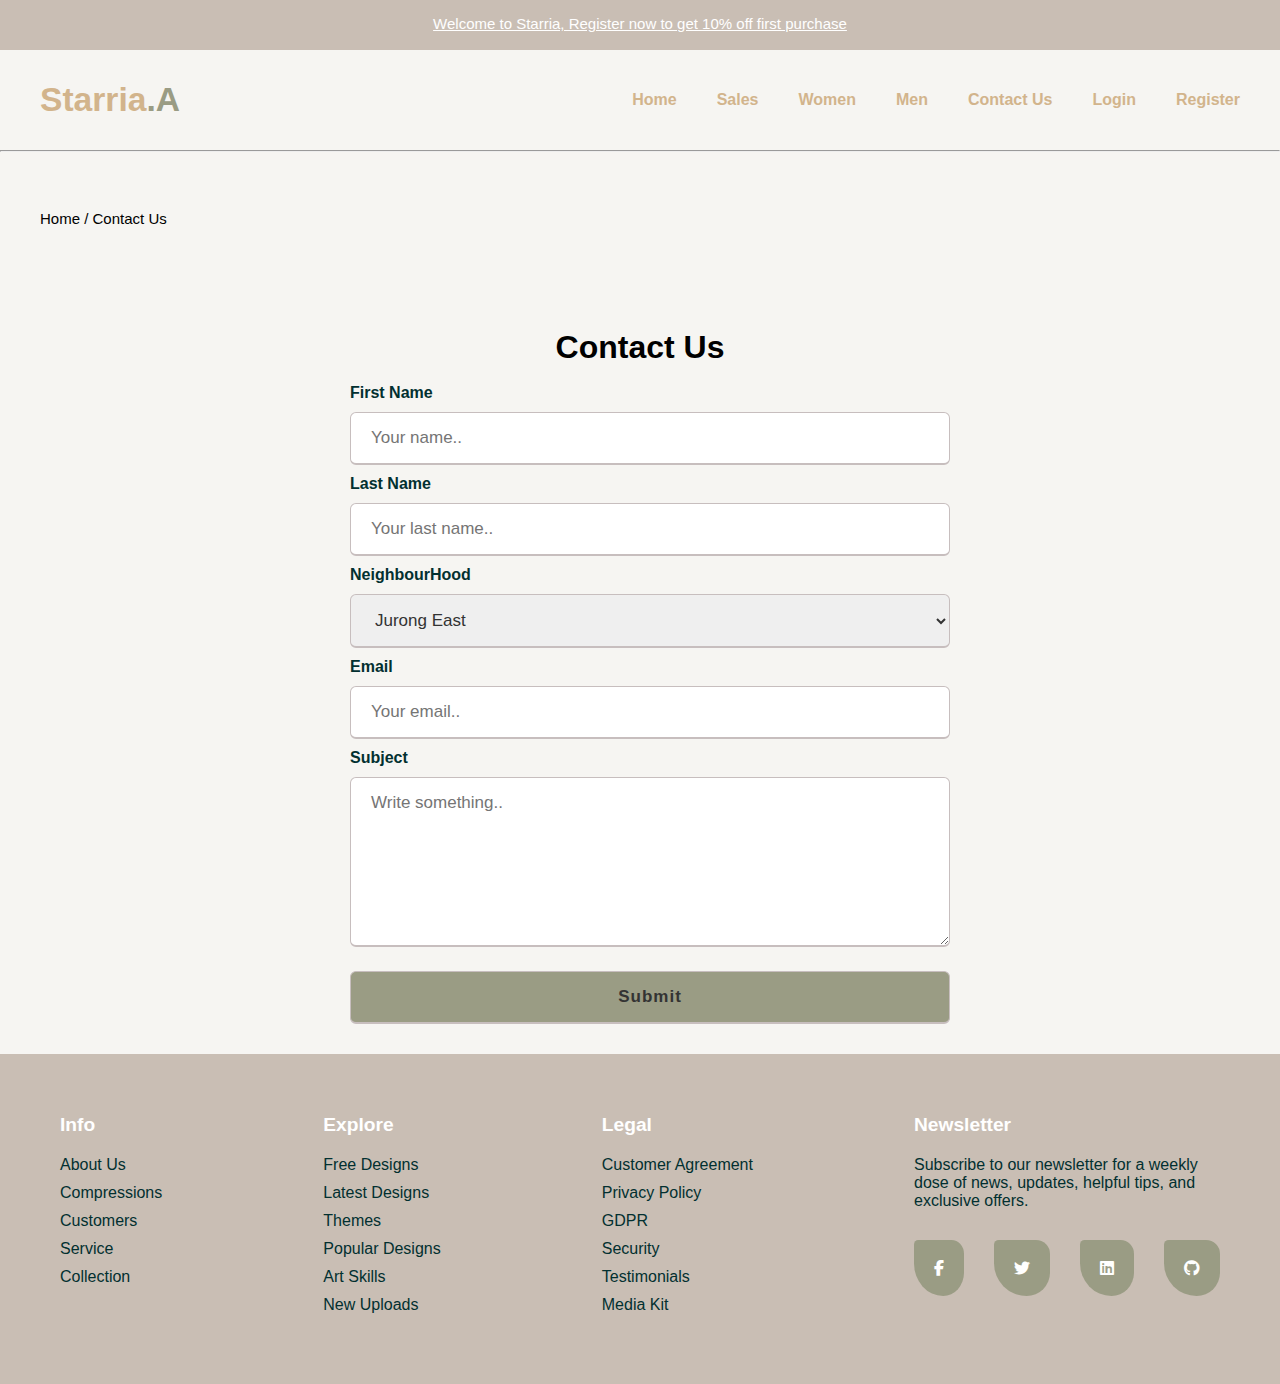
<file: Contact.html>
<!DOCTYPE html>
<html lang="en">
<head>
    <meta charset="UTF-8">
    <meta name="viewport" content="width=device-width, initial-scale=1.0">
    <link rel="stylesheet" href="style.css">
    <!--linking to another external to get images for ICON-->
    <link rel="stylesheet" href="https://fonts.googleapis.com/css2?family=Material+Symbols+Outlined:opsz,wght,FILL,GRAD@24,400,0,0">
    <link rel="stylesheet" href="https://fonts.googleapis.com/css?family=Sofia">
    <link rel="stylesheet" href="https://cdnjs.cloudflare.com/ajax/libs/font-awesome/6.4.2/css/all.min.css">
    <link href='https://fonts.googleapis.com/css?family=Montserrat' rel='stylesheet'>
    <script src="script.js" defer></script>
    
    <title>Contact | Starria </title>
</head>
<body>
  <div class="top">
    <a href="register.html"><p>Welcome to Starria, Register now to get 10% off first purchase</p></a>
  </div> 
  <!--Top Navigation Bar-->
<header>
  <nav class="navbar">
    <a class="logo" href="Index.html">Starria<span>.A</span></a>
    <ul class="menu-links">
      <span id="close-menu-btn" class="material-symbols-outlined">close</span>
      <li><a href="Index.html">Home</a></li>
      <li><a href="sale.html">Sales</a></li>
      <li><a href="Women.html">Women</a></li>
      <li><a href="Men.html">Men</a></li>
      <li><a href="Contact.html">Contact Us</a></li>
      <li><a href="Login.html">Login</a></li>
      <li><a href="register.html">Register</a></li>
    </ul>
    <span id="hamburger-btn" class="material-symbols-outlined">menu</span>
  </nav>
</header>

<hr>
<br>
<div class="men">
  <h2 style="font-weight: 100;">Home / Contact Us</h2>
</div>
<br>
<br>
    <!--<div class="column">
     <img src="Images/contactImage.jpg" alt="">
    </div>-->
  <div class="containerC">
    <div class="column">
  <div class="textmessage" id="textMsg" style="display: none;">
    <h1>Thank you</h1>
    <br>
    <h4>We recieve your queries. Please give us some time and we will get in touch with you as soon as possible! </h4>
    <br><br>
    <a href="sale.html" class="contB">Continue Shopping </a>
    <br><br>
    <h2 style="text-align: center;"> Were you looking for these ?</h2>

    <!-- images -->
    <div class="gallery-container">
      <div class="gallery-item">
        <a href="Men.html">
        <img src="Images/Mpant3.jpg" alt="Image 1">
        </a>
      </div>
    
      <div class="gallery-item">
        <a href="Women.html">
        <img src="Images/Wdress4.jpg" alt="Image 2">
        </a>
      </div>
    
      <div class="gallery-item">
        <a href="Women.html">
        <img src="Images/Wotw3.jpg" alt="Image 3">
        </a>
      </div>

      <div class="gallery-item">
        <a href="Men.html">
        <img src="Images/MSweat3.jpg" alt="Image 3">
        </a>
      </div>

    </div>
    
  </div>
    


      <form action="#" id="form">
        <h1>Contact Us</h1>
        <br>
        <label for="fname" style="color: #023030;">First Name</label>
        <input type="text" id="fname" name="firstname" placeholder="Your name.." required>
        <label for="lname" style="color: #023030;">Last Name</label>
        <input type="text" id="lname" name="lastname" placeholder="Your last name.." required>
        <label for="neighbourhood" style="color: #023030;">NeighbourHood</label>
        <select id="nh" name="neighbourhood">
          <option value="je">Jurong East</option>
          <option value="cck">Choa Chu Kang</option>
          <option value="tp">Tampines</option>
          <option value="changi">Changi</option>
          <option value="woodlands">Woodlands</option>
          <option value="ys">Yishun</option>
          <option value="oc">Orchard</option>
        </select>
        <label for="email" style="color: #023030;">Email</label>
        <input type="email" id="email" name="email" placeholder="Your email.." required>
        <label for="subject" style="color: #023030;">Subject</label>
        <textarea id="subject" name="subject" placeholder="Write something.." style="height:170px"></textarea>

        <div class="input-box button" id="button">
          <button onclick="displayText()">Submit</button>
          </div>
      </form>
    </div>
  </div>
 

  <section class="footer">
    <div class="footer-row">
      <div class="footer-col">
        <h4>Info</h4>
        <ul class="links">
          <li><a href="#">About Us</a></li>
          <li><a href="#">Compressions</a></li>
          <li><a href="#">Customers</a></li>
          <li><a href="#">Service</a></li>
          <li><a href="#">Collection</a></li>
        </ul>
      </div>
      <div class="footer-col">
        <h4>Explore</h4>
        <ul class="links">
          <li><a href="#">Free Designs</a></li>
          <li><a href="#">Latest Designs</a></li>
          <li><a href="#">Themes</a></li>
          <li><a href="#">Popular Designs</a></li>
          <li><a href="#">Art Skills</a></li>
          <li><a href="#">New Uploads</a></li>
        </ul>
      </div>
      <div class="footer-col">
        <h4>Legal</h4>
        <ul class="links">
          <li><a href="#">Customer Agreement</a></li>
          <li><a href="#">Privacy Policy</a></li>
          <li><a href="#">GDPR</a></li>
          <li><a href="#">Security</a></li>
          <li><a href="#">Testimonials</a></li>
          <li><a href="#">Media Kit</a></li>
        </ul>
      </div>
      <div class="footer-col">
        <h4>Newsletter</h4>
        <p>
          Subscribe to our newsletter for a weekly dose
          of news, updates, helpful tips, and
          exclusive offers.
        </p>
        <div class="icons">
          <i class="fa-brands fa-facebook-f" id="fb"></i>
          <i class="fa-brands fa-twitter" id="tw"></i>
          <i class="fa-brands fa-linkedin" id="lk"></i>
          <i class="fa-brands fa-github" id="gh"></i>
        </div>
      </div>
    </div>
  </section>


</body>
</html>
</file>
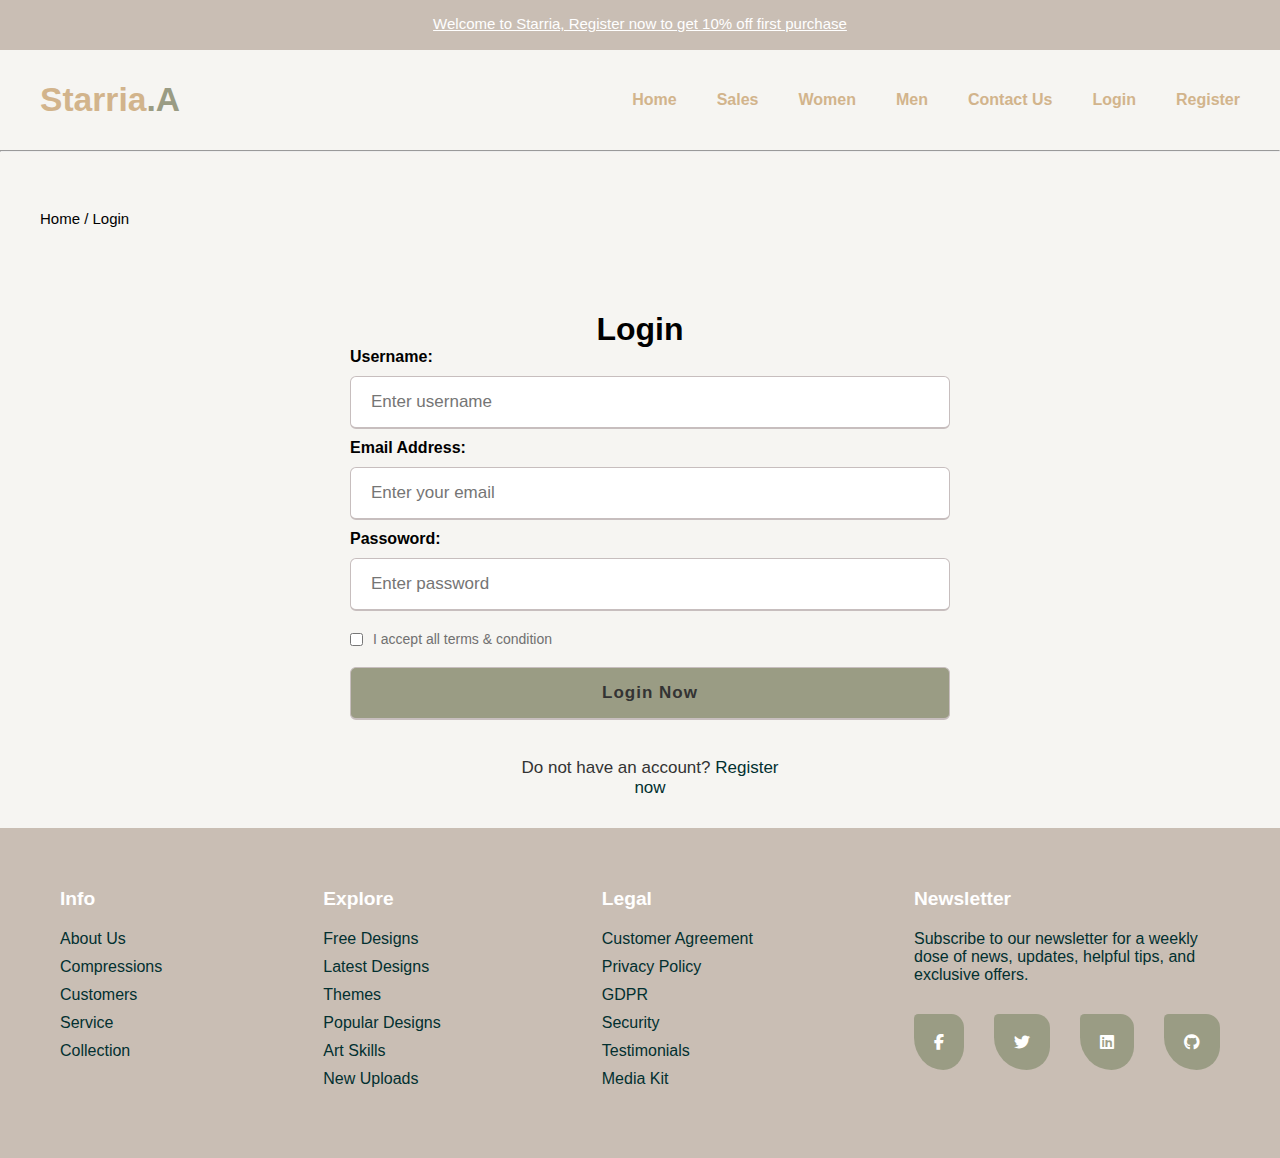
<file: Login.html>
<!DOCTYPE html>
<html lang="en">
<head>
    <meta charset="UTF-8">
    <meta name="viewport" content="width=device-width, initial-scale=1.0">
    <link rel="stylesheet" href="style.css">
    <!--linking to another external to get images for ICON-->
    <link rel="stylesheet" href="https://fonts.googleapis.com/css2?family=Material+Symbols+Outlined:opsz,wght,FILL,GRAD@24,400,0,0">
    <link rel="stylesheet" href="https://fonts.googleapis.com/css?family=Sofia">
    <link rel="stylesheet" href="https://cdnjs.cloudflare.com/ajax/libs/font-awesome/6.4.2/css/all.min.css">
    <link rel="stylesheet" href="https://unicons.iconscout.com/release/v4.0.0/css/line.css">
    <link href='https://fonts.googleapis.com/css?family=Montserrat' rel='stylesheet'>
    <script src="script.js" defer></script>
    
    <title>Login | Starria </title>
</head>
<body>
  <div class="top">
    <a href="register.html"><p>Welcome to Starria, Register now to get 10% off first purchase</p></a>
  </div> 
  <!--Top Navigation Bar-->
<header>
  <nav class="navbar">
    <a class="logo" href="Index.html">Starria<span>.A</span></a>
    <ul class="menu-links">
      <span id="close-menu-btn" class="material-symbols-outlined">close</span>
      <li><a href="Index.html">Home</a></li>
      <li><a href="sale.html">Sales</a></li>
      <li><a href="Women.html">Women</a></li>
      <li><a href="Men.html">Men</a></li>
      <li><a href="Contact.html">Contact Us</a></li>
      <li><a href="Login.html">Login</a></li>
      <li><a href="register.html">Register</a></li>
    </ul>
    <span id="hamburger-btn" class="material-symbols-outlined">menu</span>
  </nav>
</header>

<hr>
<br>
<div class="men">
  <h2 style="font-weight: 100;">Home / Login</h2>
</div>
<br>

<!--Register form -->

<div class="containerC">
<div class="column">
  <h1>Login</h1>
  <div class="textmessage" id="textMsg" style="display: none;">
    <br>
    <h2 style="text-align: center;">Welcome Back !! </h2>
    <br><br>
    <h2 style="text-align: center;">Check out our sales Sections</h2>

    <!-- images -->
    <div class="gallery-container">
      <div class="gallery-item">
        <a href="sale.html">
        <img src="Images/sale1.png" alt="Image 1">
        </a>
        
      </div>
    
      <div class="gallery-item">
        <a href="sale.html">
        <img src="Images/sale3.png" alt="Image 2">
        </a>
      </div>
    
      <div class="gallery-item">
        <a href="sale.html">
        <img src="Images/sale2.png" alt="Image 3">
        </a>
      </div>

      <div class="gallery-item">
        <a href="sale.html">
        <img src="Images/sale4.png" alt="Image 3">
        </a>
      </div>

    </div>

  </div>
  <form id="form">
    <label for="name" >Username: </label>
    <input type="text" placeholder="Enter username" required>
    <label for="email">Email Address: </label>
      <input type="text" placeholder="Enter your email" required>
      <label for="pass" >Passoword: </label>
      <input type="password" placeholder="Enter password" required>
      
    <div class="policy">
      <input type="checkbox">
      <h3>I accept all terms & condition</h3>
    </div>
    <div class="input-box button">
      <button onclick="displayText()">Login Now</button>
      <div id="textField" style="display: none;">
        Thank you for your support <br><a href="Index.html" style="text-decoration: underline; color: black;">Press here to navigate back to HOME</a> 
      </div>
    </div>
    <br>
    <div class="text">
      <h3>Do not have an account? <a href="register.html">Register now</a></h3>
    </div>
  </form>
</div>
</div>



<section class="footer">
  <div class="footer-row">
    <div class="footer-col">
      <h4>Info</h4>
      <ul class="links">
        <li><a href="#">About Us</a></li>
        <li><a href="#">Compressions</a></li>
        <li><a href="#">Customers</a></li>
        <li><a href="#">Service</a></li>
        <li><a href="#">Collection</a></li>
      </ul>
    </div>
    <div class="footer-col">
      <h4>Explore</h4>
      <ul class="links">
        <li><a href="#">Free Designs</a></li>
        <li><a href="#">Latest Designs</a></li>
        <li><a href="#">Themes</a></li>
        <li><a href="#">Popular Designs</a></li>
        <li><a href="#">Art Skills</a></li>
        <li><a href="#">New Uploads</a></li>
      </ul>
    </div>
    <div class="footer-col">
      <h4>Legal</h4>
      <ul class="links">
        <li><a href="#">Customer Agreement</a></li>
        <li><a href="#">Privacy Policy</a></li>
        <li><a href="#">GDPR</a></li>
        <li><a href="#">Security</a></li>
        <li><a href="#">Testimonials</a></li>
        <li><a href="#">Media Kit</a></li>
      </ul>
    </div>
    <div class="footer-col">
      <h4>Newsletter</h4>
      <p>
        Subscribe to our newsletter for a weekly dose
        of news, updates, helpful tips, and
        exclusive offers.
      </p>
      <div class="icons">
        <i class="fa-brands fa-facebook-f" id="fb"></i>
        <i class="fa-brands fa-twitter" id="tw"></i>
        <i class="fa-brands fa-linkedin" id="lk"></i>
        <i class="fa-brands fa-github" id="gh"></i>
      </div>
    </div>
  </div>
</section>


</body>
</html>
</file>
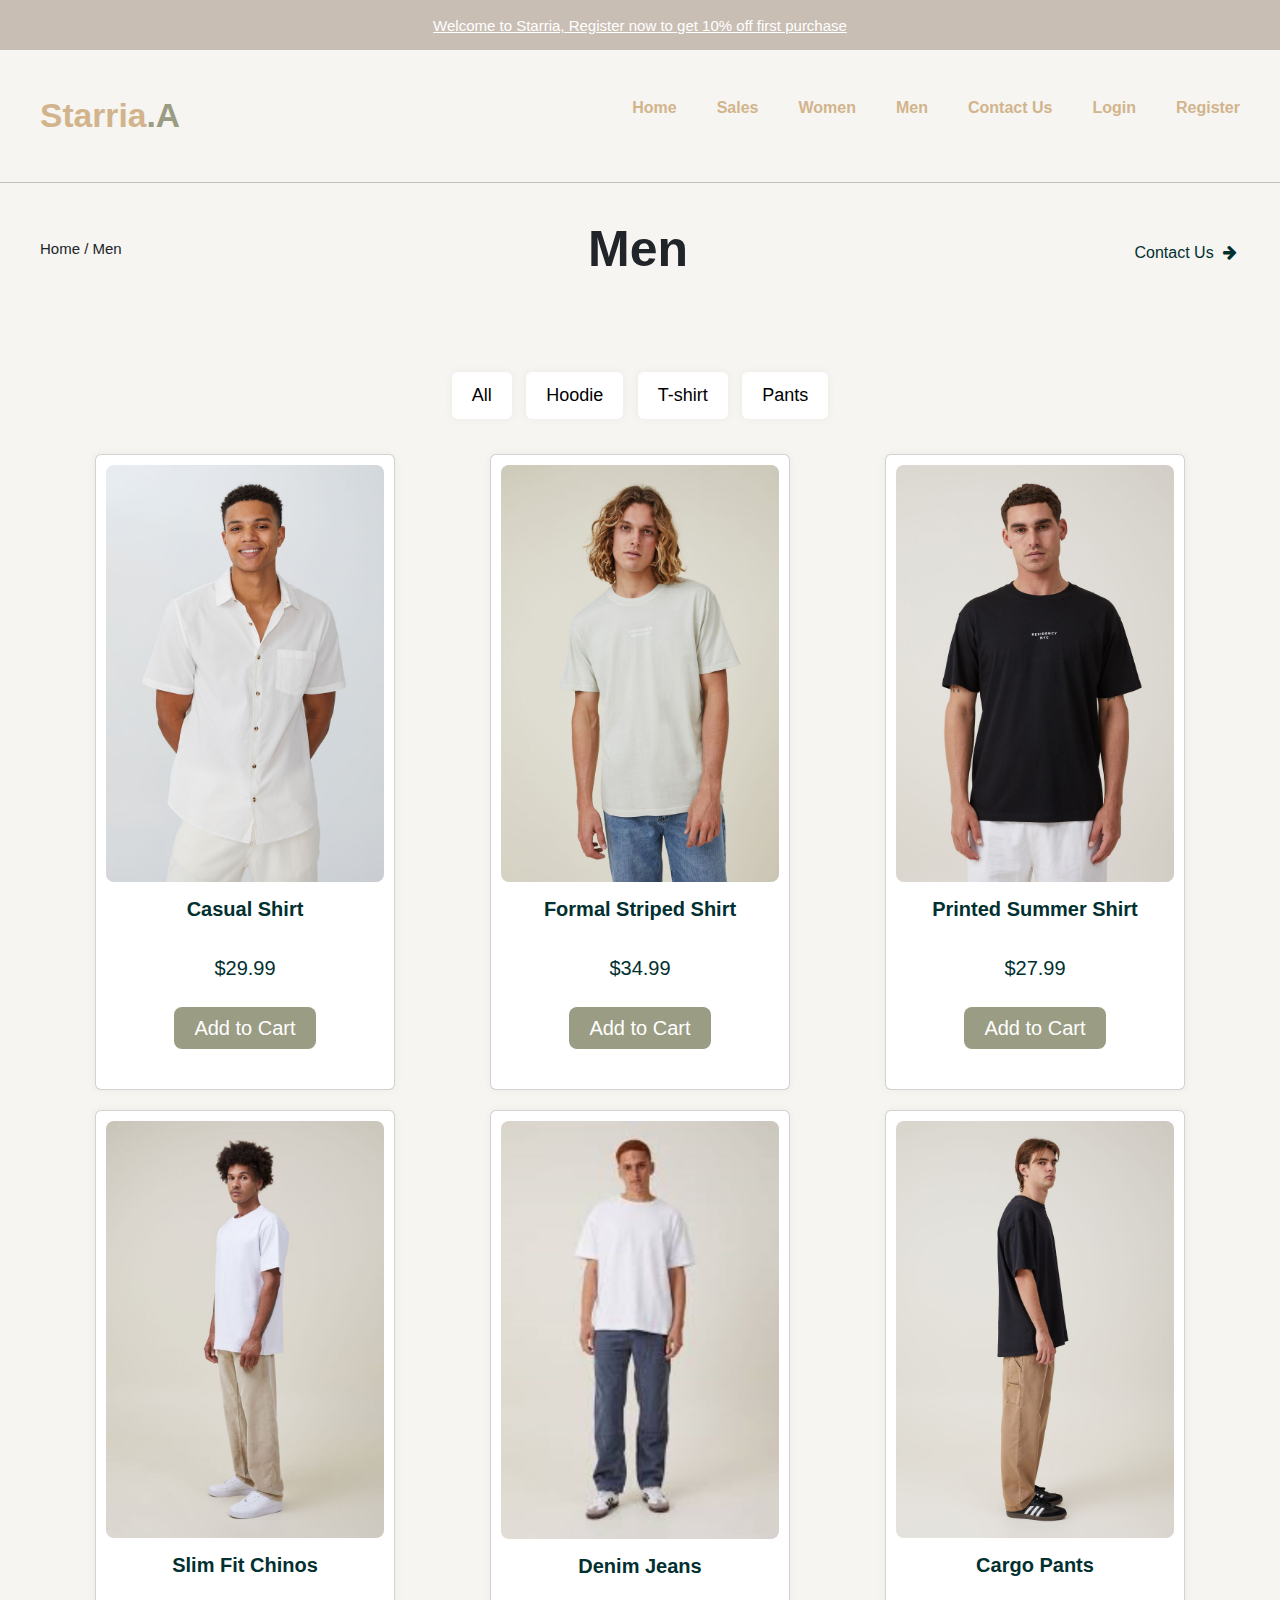
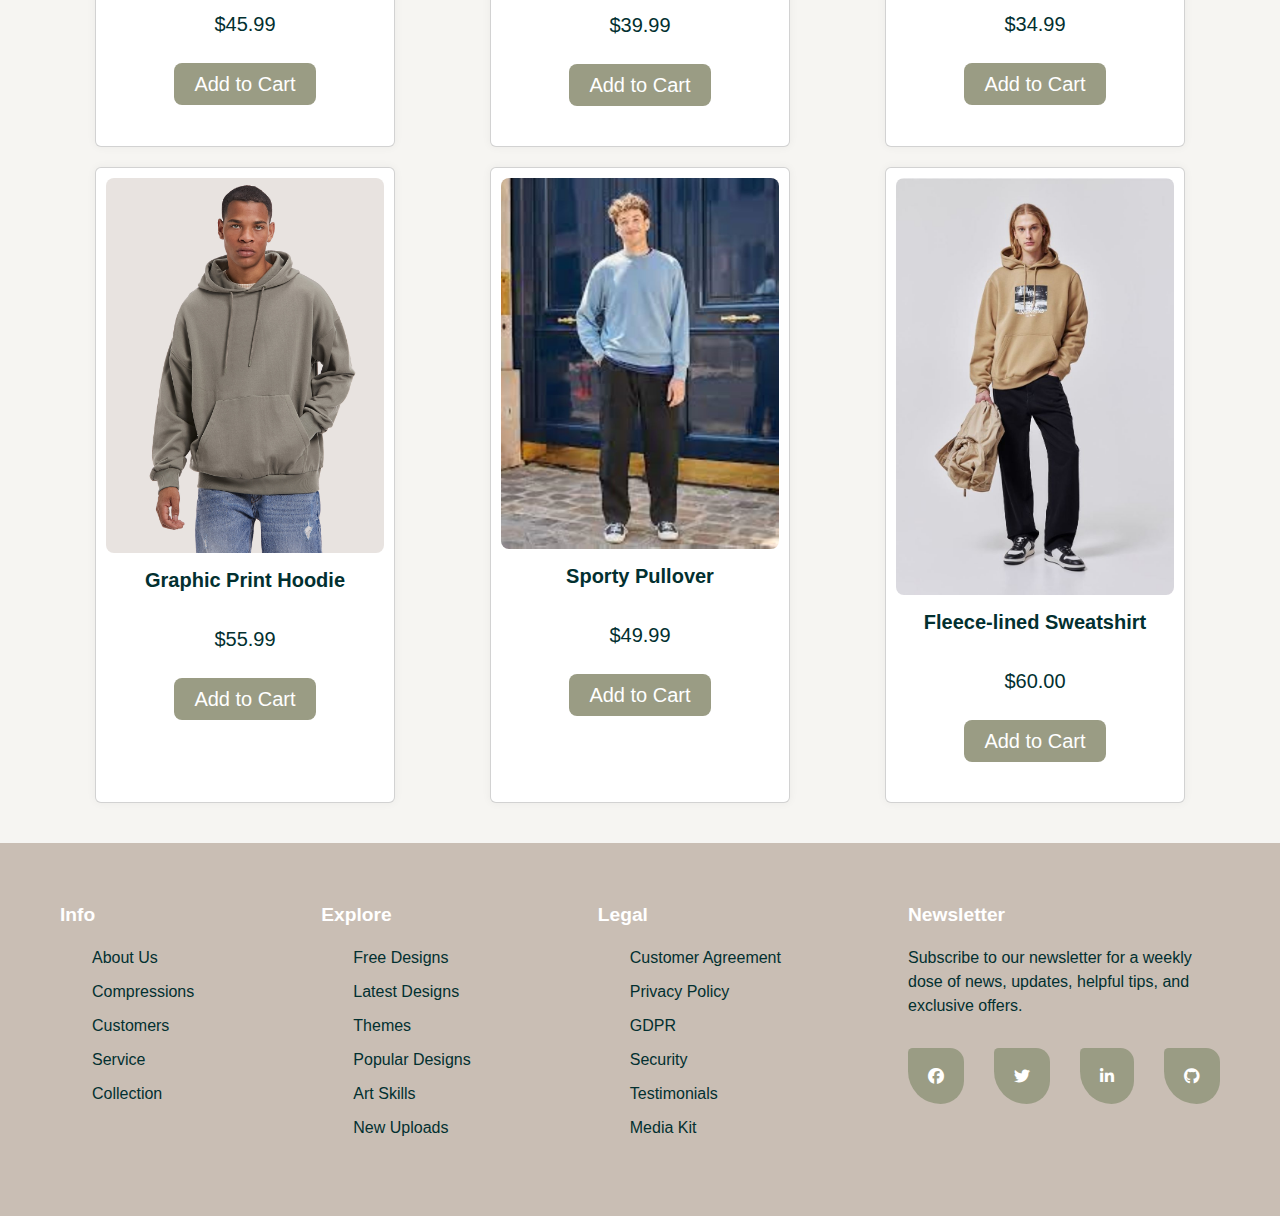
<file: Men.html>
<!DOCTYPE html>
<html lang="en">
<head>
  <meta charset="UTF-8">
    <meta name="viewport" content="width=device-width, initial-scale=1.0">
    <link rel="stylesheet" href="style.css">
    <!--linking to another external to get images for ICON-->
    <link rel="stylesheet" href="https://fonts.googleapis.com/css2?family=Material+Symbols+Outlined:opsz,wght,FILL,GRAD@24,400,0,0">
    <link rel="stylesheet" href="https://fonts.googleapis.com/css?family=Sofia">
    <link rel="stylesheet" href="https://cdnjs.cloudflare.com/ajax/libs/font-awesome/6.4.2/css/all.min.css">
    <link rel="stylesheet" href="https://cdn.jsdelivr.net/npm/bootstrap@5.3.0-alpha2/dist/css/bootstrap.min.css">
    <link rel="stylesheet" href="https://cdnjs.cloudflare.com/ajax/libs/font-awesome/4.7.0/css/font-awesome.min.css">
    <link href='https://fonts.googleapis.com/css?family=Montserrat' rel='stylesheet'>
    <script src="script.js" defer></script>
    <title>Sale | Starria</title>
</head>
<body style="background-color: #F6f5f2;">

  <div class="top">
    <a href="register.html"><p>Welcome to Starria, Register now to get 10% off first purchase</p></a>
  </div>
    
  <header style="background-color: #F6f5f2;">
    <nav class="navbar">
      <a class="logo" href="Index.html">Starria<span>.A</span></a>
      <ul class="menu-links">
        <span id="close-menu-btn" class="material-symbols-outlined">close</span>
        <li><a href="Index.html">Home</a></li>
        <li><a href="sale.html">Sales</a></li>
        <li><a href="Women.html">Women</a></li>
        <li><a href="Men.html">Men</a></li>
        <li><a href="Contact.html">Contact Us</a></li>
        <li><a href="Login.html">Login</a></li>
        <li><a href="register.html">Register</a></li>
      </ul>
      <span id="hamburger-btn" class="material-symbols-outlined">menu</span>
    </nav>
  </header>

 <hr>


 <div class="men">
  <h2>Home / Men </h2>
  <h1>Men</h1>
  <a href="Contact.html">Contact Us &nbsp;<i class="fa fa-arrow-right"></i></a>
</div>
  

 <div class="ImageFilter">
  <div class="filter-buttons">
    <button onclick="filterImages('all')">All</button>
    <button onclick="filterImages('hoodie')">Hoodie</button>
    <button onclick="filterImages('shirts')">T-shirt</button>
    <button onclick="filterImages('pant')">Pants</button>
    
  </div>

  <div class="filterable_cards">
    <div class="card" data-name="shirts">
      <img src="Images/shirt1.jpg" alt="Shirt 1">
      <div class="cardbody">
          <h6 class="cardtitle">Casual Shirt</h6><br>
          <p class="cardtext">$29.99<br><br> <a href="Index.html">Add to Cart</a></p>
      </div>
    </div>
    
    <div class="card" data-name="shirts">
      <img src="Images/shirt2.jpg" alt="Shirt 2">
      <div class="cardbody">
          <h6 class="cardtitle">Formal Striped Shirt</h6><br>
          <p class="cardtext">$34.99<br><br> <a href="Index.html">Add to Cart</a></p>
      </div>
    </div>
    
    <div class="card" data-name="shirts">
      <img src="Images/shirt3.jpg" alt="Shirt 3">
      <div class="cardbody">
          <h6 class="cardtitle">Printed Summer Shirt</h6><br>
          <p class="cardtext">$27.99<br><br> <a href="Index.html">Add to Cart</a></p>
      </div>
    </div>

    <!-- Pants -->
<div class="card" data-name="pant">
  <img src="Images/Mpant1.jpg" alt="Pants 1">
  <div class="cardbody">
      <h6 class="cardtitle">Slim Fit Chinos</h6><br>
      <p class="cardtext">$45.99<br><br> <a href="Index.html">Add to Cart</a></p>
  </div>
</div>

<div class="card" data-name="pant">
  <img src="Images/Mpant2.jpg" alt="Pants 2">
  <div class="cardbody">
      <h6 class="cardtitle">Denim Jeans</h6><br>
      <p class="cardtext">$39.99<br><br> <a href="Index.html">Add to Cart</a></p>
  </div>
</div>

<div class="card" data-name="pant">
  <img src="Images/Mpant3.jpg" alt="Pants 3">
  <div class="cardbody">
      <h6 class="cardtitle">Cargo Pants</h6><br>
      <p class="cardtext">$34.99<br><br> <a href="Index.html">Add to Cart</a></p>
  </div>
</div>

<!-- Hoodie -->
<div class="card" data-name="hoodie">
  <img src="Images/MSweat1.jpg" alt="Hoodie 1">
  <div class="cardbody">
      <h6 class="cardtitle">Graphic Print Hoodie</h6><br>
      <p class="cardtext">$55.99<br><br> <a href="Index.html">Add to Cart</a></p>
  </div>
</div>

<div class="card" data-name="hoodie">
  <img src="Images/MSweat2.jpg" alt="Hoodie 2">
  <div class="cardbody">
      <h6 class="cardtitle">Sporty Pullover</h6><br>
      <p class="cardtext">$49.99<br><br> <a href="Index.html">Add to Cart</a></p>
  </div>
</div>

<div class="card" data-name="hoodie">
  <img src="Images/MSweat3.jpg" alt="Hoodie 3">
  <div class="cardbody">
      <h6 class="cardtitle">Fleece-lined Sweatshirt</h6><br>
      <p class="cardtext">$60.00<br><br> <a href="Index.html">Add to Cart</a></p>
  </div>
</div>

</div>
 </div>



<!--Footer-->
<section class="footer">
  <div class="footer-row">
    <div class="footer-col">
      <h4>Info</h4>
      <ul class="links">
        <li><a href="#">About Us</a></li>
        <li><a href="#">Compressions</a></li>
        <li><a href="#">Customers</a></li>
        <li><a href="#">Service</a></li>
        <li><a href="#">Collection</a></li>
      </ul>
    </div>
    <div class="footer-col">
      <h4>Explore</h4>
      <ul class="links">
        <li><a href="#">Free Designs</a></li>
        <li><a href="#">Latest Designs</a></li>
        <li><a href="#">Themes</a></li>
        <li><a href="#">Popular Designs</a></li>
        <li><a href="#">Art Skills</a></li>
        <li><a href="#">New Uploads</a></li>
      </ul>
    </div>
    <div class="footer-col">
      <h4>Legal</h4>
      <ul class="links">
        <li><a href="#">Customer Agreement</a></li>
        <li><a href="#">Privacy Policy</a></li>
        <li><a href="#">GDPR</a></li>
        <li><a href="#">Security</a></li>
        <li><a href="#">Testimonials</a></li>
        <li><a href="#">Media Kit</a></li>
      </ul>
    </div>
    <div class="footer-col">
      <h4>Newsletter</h4>
      <p>
        Subscribe to our newsletter for a weekly dose
        of news, updates, helpful tips, and
        exclusive offers.
      </p>
      <div class="icons">
        <i class="fa-brands fa-facebook-f" id="fb"></i>
        <i class="fa-brands fa-twitter" id="tw"></i>
        <i class="fa-brands fa-linkedin" id="lk"></i>
        <i class="fa-brands fa-github" id="gh"></i>
      </div>
    </div>
  </div>
</section>



</body>
</html>
</file>
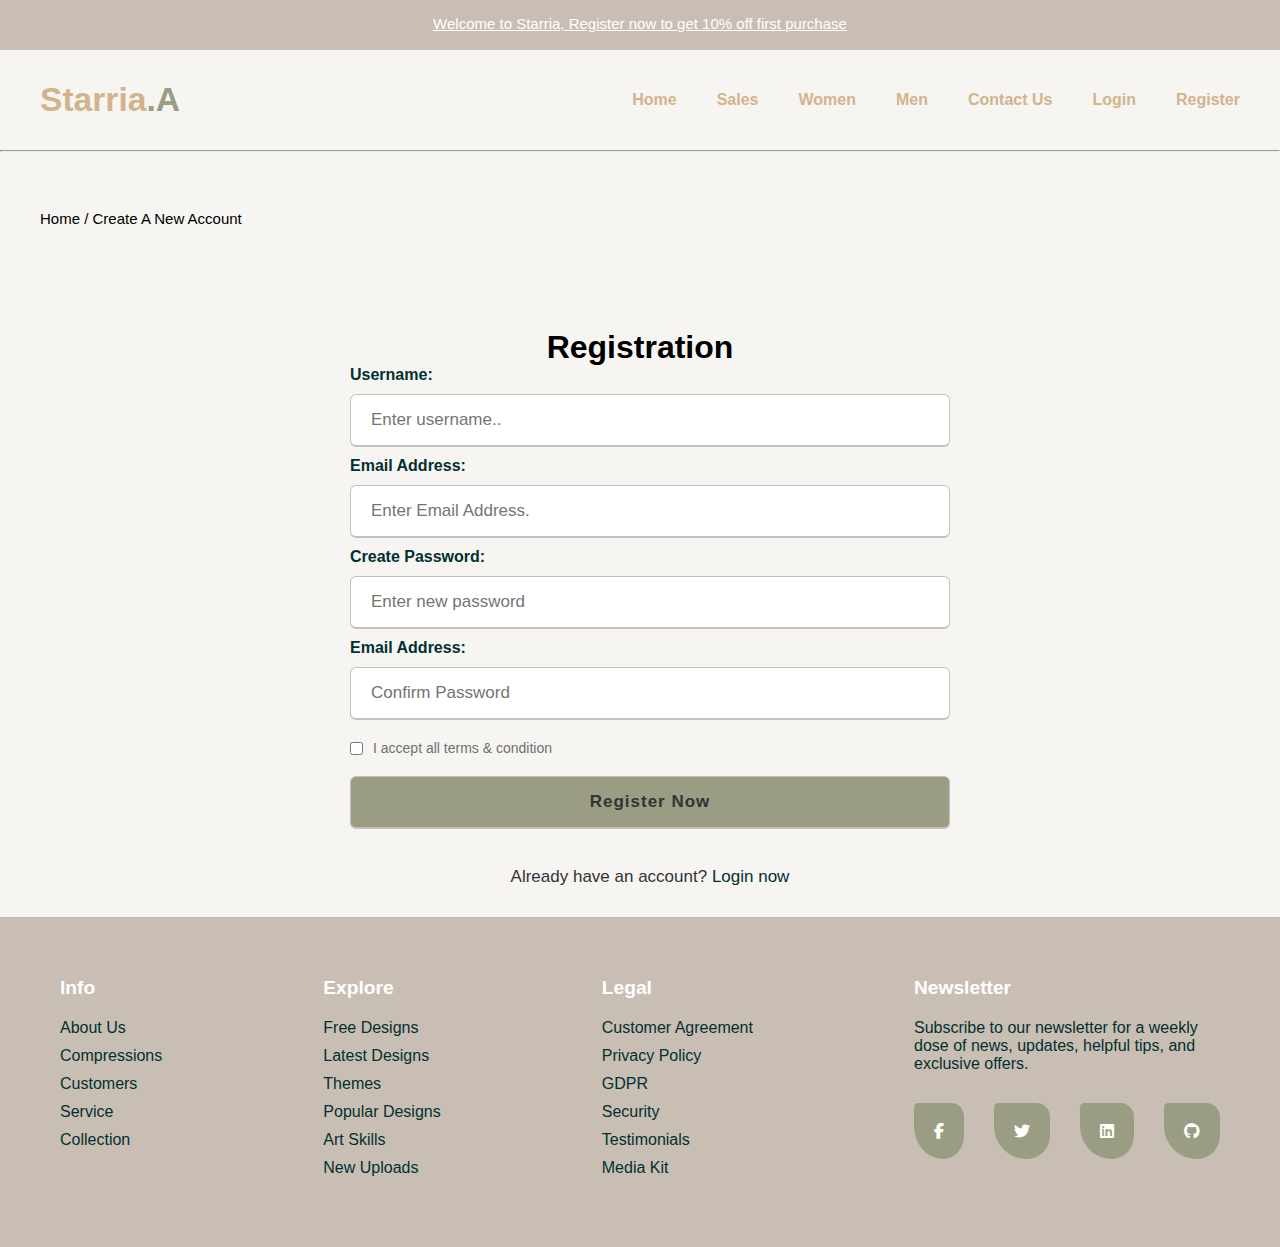
<file: register.html>
<!DOCTYPE html>
<html lang="en">
<head>
    <meta charset="UTF-8">
    <meta name="viewport" content="width=device-width, initial-scale=1.0">
    <link rel="stylesheet" href="style.css">
    <!--linking to another external to get images for ICON-->
    <link rel="stylesheet" href="https://fonts.googleapis.com/css2?family=Material+Symbols+Outlined:opsz,wght,FILL,GRAD@24,400,0,0">
    <link rel="stylesheet" href="https://fonts.googleapis.com/css?family=Sofia">
    <link rel="stylesheet" href="https://cdnjs.cloudflare.com/ajax/libs/font-awesome/6.4.2/css/all.min.css">
    <link rel="stylesheet" href="https://unicons.iconscout.com/release/v4.0.0/css/line.css">
    <link href='https://fonts.googleapis.com/css?family=Montserrat' rel='stylesheet'>
    <script src="script.js" defer></script>
    
    <title>Login | Starria </title>
</head>
<body>
  <div class="top">
    <a href="register.html"><p>Welcome to Starria, Register now to get 10% off first purchase</p></a>
  </div> 
  <!--Top Navigation Bar-->
<header>
  <nav class="navbar">
    <a class="logo" href="Index.html">Starria<span>.A</span></a>
    <ul class="menu-links">
      <span id="close-menu-btn" class="material-symbols-outlined">close</span>
      <li><a href="Index.html">Home</a></li>
      <li><a href="sale.html">Sales</a></li>
      <li><a href="Women.html">Women</a></li>
      <li><a href="Men.html">Men</a></li>
      <li><a href="Contact.html">Contact Us</a></li>
      <li><a href="Login.html">Login</a></li>
      <li><a href="register.html">Register</a></li>
    </ul>
    <span id="hamburger-btn" class="material-symbols-outlined">menu</span>
  </nav>
</header>


<hr>
<br>
<div class="men">
  <h2 style="font-weight: 100;">Home / Create A New Account</h2>
</div>
<br>
<br>


<!--Register form -->
<div class="containerC">
<div class="column">
  <h1>Registration</h1>
  <div class="textmessage" id="textMsg" style="display: none;">
    <br>
    <h4>Thank you for Registering with Us !</h4>
    <br>
    <a href="Login.html" class="contB" onclick="showAlert()">Log In to use your voucher ! </a>
    <br><br>

    

   

  </div>
  <form action="Index.html" id="form">
    <label for="uname" style="color: #023030;">Username:</label>
    <input type="text" id="uname" name="username" placeholder="Enter username.." required>
    <label for="email" style="color: #023030;">Email Address: </label>
    <input type="text" id="lname" name="email" placeholder="Enter Email Address." required>
    <label for="cpass" style="color: #023030;">Create Password:</label>
    <input type="password" id="cpass" name="createpassword" placeholder="Enter new password" required>
    <label for="password" style="color: #023030;">Email Address: </label>
    <input type="password" id="pass" name="password" placeholder="Confirm Password" required>
    
    <div class="policy">
      <input type="checkbox">
      <h3>I accept all terms & condition</h3>
    </div>
    <div class="input-box button" id="button">
      <button onclick="displayText()">Register Now</button>
      </div>
    <br>
    <div class="text">
      <h3>Already have an account? <a href="Login.html">Login now</a></h3>
    </div>
  </form>

</div>
</div>
</div>


<section class="footer">
  <div class="footer-row">
    <div class="footer-col">
      <h4>Info</h4>
      <ul class="links">
        <li><a href="#">About Us</a></li>
        <li><a href="#">Compressions</a></li>
        <li><a href="#">Customers</a></li>
        <li><a href="#">Service</a></li>
        <li><a href="#">Collection</a></li>
      </ul>
    </div>
    <div class="footer-col">
      <h4>Explore</h4>
      <ul class="links">
        <li><a href="#">Free Designs</a></li>
        <li><a href="#">Latest Designs</a></li>
        <li><a href="#">Themes</a></li>
        <li><a href="#">Popular Designs</a></li>
        <li><a href="#">Art Skills</a></li>
        <li><a href="#">New Uploads</a></li>
      </ul>
    </div>
    <div class="footer-col">
      <h4>Legal</h4>
      <ul class="links">
        <li><a href="#">Customer Agreement</a></li>
        <li><a href="#">Privacy Policy</a></li>
        <li><a href="#">GDPR</a></li>
        <li><a href="#">Security</a></li>
        <li><a href="#">Testimonials</a></li>
        <li><a href="#">Media Kit</a></li>
      </ul>
    </div>
    <div class="footer-col">
      <h4>Newsletter</h4>
      <p>
        Subscribe to our newsletter for a weekly dose
        of news, updates, helpful tips, and
        exclusive offers.
      </p>
      <div class="icons">
        <i class="fa-brands fa-facebook-f" id="fb"></i>
        <i class="fa-brands fa-twitter" id="tw"></i>
        <i class="fa-brands fa-linkedin" id="lk"></i>
        <i class="fa-brands fa-github" id="gh"></i>
      </div>
    </div>
  </div>
</section>


</body>
</html>
</file>
<file: style.css>
/* Global styling */
body {
  background-color: #F6f5f2; /* Set background color for the entire page */
  min-height: 100vh; /* Set a minimum height of 100% of the viewport height */
}

/* Styling for the top section */
.top p {
  background-color: #c9beb4; /* Set background color for paragraphs within the 'top' class */
  color: white; /* Set text color to white */
  padding: 15px; /* Add padding around the paragraphs */
  text-align: center; /* Center-align text within paragraphs */
  height: 50px; /* Set a fixed height for paragraphs */
  font-size: 15px; /* Set font size for paragraphs */
}

.top a {
  text-decoration: underline white; /* Add an underline to anchor text and set text color to white (Note: 'underline white' is incorrect, should be 'underline' or 'none') */
}

.top {
  margin-bottom: 0; /* Remove bottom margin for elements with the 'top' class */
  margin: 0; /* Reset margin to zero (Note: Duplicate rule, remove one) */
  padding: 0; /* Reset padding to zero (Note: Duplicate rule, remove one) */
}

/* Resetting default styles and setting font */
* {
  margin: 0; /* Reset margin to zero for all elements */
  padding: 0; /* Reset padding to zero for all elements */
  box-sizing: border-box; /* Include padding and border in the element's total width and height */
  font-family: 'Poppins', sans-serif; /* Set the default font family for the page */
}

/* Header styling */
header {
  top: 0; /* Set the top position to 0 */
  left: 0; /* Set the left position to 0 */
  width: 100%; /* Set the width to 100% */
  background-color: #F6f5f2; /* Set background color for the header */
}

/* Navbar styling */
header .navbar {
  display: flex; /* Use flexbox for layout */
  align-items: center; /* Center-align items vertically within the navbar */
  justify-content: space-between; /* Distribute items with maximum space between them */
  height: 100px; /* Set a fixed height for the navbar */
  max-width: 1200px; /* Set the maximum width for the navbar */
  margin: 0 auto; /* Center the navbar horizontally */
  position: relative; /* Set the position to relative for positioning children elements */
  z-index: 1000; /* Set the stacking order for the navbar */
  background-color: #F6f5f2; /* Set background color for the navbar */
}

/* Logo styling */
.navbar .logo {
  color: #D2B48C; /* Set text color for the logo */
  font-weight: 600; /* Set font weight for the logo */
  font-size: 2.1rem; /* Set font size for the logo */
  text-decoration: none; /* Remove underline from the logo text */
}

.navbar .logo span {
  color: #9a9c84; /* Set text color for the span within the logo */
}

/* Menu links styling */
.navbar .menu-links {
  display: flex; /* Use flexbox for layout of menu links */
  list-style: none; /* Remove default list styles */
  gap: 40px; /* Set the gap between menu links */
}

.navbar a {
  color: #D2B48C; /* Set text color for menu links */
  font-weight: bold; /* Set font weight for menu links */
  text-decoration: none; /* Remove underline from menu links */
  transition: 0.2s ease; /* Add a smooth transition effect */
}

.navbar a:hover {
  color: #023030; /* Change text color on hover for menu links */
}

/* Styling for hero section */
.hero-section {
  height: 100vh; /* Set the height of the hero section to 100% of the viewport height */
  background-image: url("Images/Untitled\ design\ \(1\).png"); /* Set background image for the hero section */
  background-position: center; /* Center the background image */
  background-size: cover; /* Cover the entire hero section with the background image */
  display: flex; /* Use flexbox for layout */
  align-items: center; /* Center-align items vertically within the hero section */
  padding: 30px 20px; /* Add padding to the hero section */
}

/* Content within hero section */
.hero-section .content {
  max-width: 1200px; /* Set the maximum width for the content within the hero section */
  margin: 0 auto; /* Center the content horizontally */
  width: 100%; /* Set the width to 100% */
  color: #023030; /* Set text color for the content */
}

.hero-section .content h1 {
  font-family: "Sofia", sans-serif; /* Set font family for the heading */
  font-size: 4rem; /* Set font size for the heading */
  max-width: 600px; /* Set the maximum width for the heading */
  line-height: 70px; /* Set the line height for the heading */
}

.hero-section .content p {
  font-weight: 500; /* Set font weight for paragraphs */
  max-width: 600px; /* Set the maximum width for paragraphs */
  margin-top: 20px; /* Add top margin for paragraphs */
}

.hero-section .content button {
  background: #9a9c84; /* Set background color for the button */
  padding: 12px 30px; /* Add padding to the button */
  border: none; /* Remove border from the button */
  font-size: 1rem; /* Set font size for the button */
  border-radius: 6px; /* Add border-radius to the button */
  margin-top: 38px; /* Add top margin for the button */
  cursor: pointer; /* Set cursor to pointer for the button */
  font-weight: 500; /* Set font weight for the button */
  transition: 0.2s ease; /* Add a smooth transition effect */
}

.hero-section .content button:hover {
  color: #9a9c84; /* Change text color on hover for the button */
  background: #F6f5f2; /* Change background color on hover for the button */
}

/* Mobile menu and hamburger button styling */
#close-menu-btn {
  position: absolute; /* Set the position to absolute for the close menu button */
  right: 20px; /* Set the right position for the close menu button */
  top: 20px; /* Set the top position for the close menu button */
  cursor: pointer; /* Set cursor to pointer for the close menu button */
  display: none; /* Initially hide the close menu button */
}

#hamburger-btn {
  color: #c9beb4; /* Set text color for the hamburger button */
  cursor: pointer; /* Set cursor to pointer for the hamburger button */
  display: none; /* Initially hide the hamburger button */
}

/* Media queries for responsive design */

/* Mobile view */


/* for mobile */
@media (max-width: 600px) {
  header {
    padding: 10px;
  }

  header.show-mobile-menu::before {
    content: "";
    position: fixed;
    left: 0;
    top: 0;
    width: 100%;
    height: 100%;
    backdrop-filter: blur(5px); /* make sure when the menu bar clicked background will turn blur  */
  }

  .navbar {
    z-index: 1000;  /* adjustment for the nav bar */
  }

  .navbar .logo {
    font-size: 1.7rem;
  }

    
  #hamburger-btn, #close-menu-btn {
    display: flex;
  }

  .navbar .menu-links {
    position: fixed;  /*it will not move */
    top: 0;
    left: -250px;
    width: 250px;
    height: 100vh;
    background: white;
    flex-direction: column;
    padding: 70px 40px 0;
    transition: left 0.2s ease;
    
  }

  header.show-mobile-menu .navbar .menu-links {
    left: 0;
  }

  .navbar a {
    color: #D2B48C;
  }
  .navbar a:hover {
    color: #023030;
  }

  .hero-section .content {
    text-align: center;
  }

  .hero-section .content img .footer{
    width: 100%; /* or a specific width */
    height: auto;
    backdrop-filter: blur(5px);
  }

  .hero-section .content :is(h2, p) {
    max-width: 100%;
  }

  .hero-section .content h2 {
    font-size: 2.3rem;
    line-height: 60px;
  }
  
  .hero-section .content button {
    padding: 9px 18px;
  }

}


@media (max-width: 768px) {
  header {
    padding: 10px;
  }

  header.show-mobile-menu::before {
    content: "";
    position: fixed;
    left: 0;
    top: 0;
    width: 100%;
    height: 100%;
    backdrop-filter: blur(5px);
  }

  .navbar {
    z-index: 1000;
  }

  .navbar .logo {
    font-size: 1.7rem;
  }

    
  #hamburger-btn, #close-menu-btn {
    display: flex;
  }

  .navbar .menu-links {
    position: fixed;
    top: 0;
    left: -250px;
    width: 250px;
    height: 100vh;
    background: white;
    flex-direction: column;
    padding: 70px 40px 0;
    transition: left 0.2s ease;
    
  }

  header.show-mobile-menu .navbar .menu-links {
    left: 0;
  }

  .navbar a {
    color: #D2B48C;
  }
  .navbar a:hover {
    color: #023030;
  }

  .hero-section .content {
    text-align: center;
  }

  .hero-section .content img .footer{
    width: 100%; /* or a specific width */
    height: auto;
    backdrop-filter: blur(5px);
  }

  .hero-section .content :is(h2, p) {
    max-width: 100%;
  }

  .hero-section .content h2 {
    font-size: 2.3rem;
    line-height: 60px;
  }
  
  .hero-section .content button {
    padding: 9px 18px;
  }

}


@media (max-width: 1024px) {
  header {
    padding: 10px;
  }

  header.show-mobile-menu::before {
    content: "";
    position: fixed;
    left: 0;
    top: 0;
    width: 100%;
    height: 100%;
    backdrop-filter: blur(5px);
  }

  .navbar {
    z-index: 1000;
  }

  .navbar .logo {
    font-size: 1.7rem;
  }

    
  #hamburger-btn, #close-menu-btn {
    display: flex;
  }

  .navbar .menu-links {
    position: fixed;
    top: 0;
    left: -250px;
    width: 250px;
    height: 100vh;
    background: white;
    flex-direction: column;
    padding: 70px 40px 0;
    transition: left 0.2s ease;
    
  }

  header.show-mobile-menu .navbar .menu-links {
    left: 0;
  }

  .navbar a {
    color: #D2B48C;
  }
  .navbar a:hover {
    color: #023030;
  }

  .hero-section .content {
    text-align: center;
  }

  .hero-section .content img .footer{
    width: 100%; /* or a specific width */
    height: auto;
    backdrop-filter: blur(5px);
  }

  .hero-section .content :is(h2, p) {
    max-width: 100%;
  }

  .hero-section .content h2 {
    font-size: 2.3rem;
    line-height: 60px;
  }
  
  .hero-section .content button {
    padding: 9px 18px;
  }

}
/* for laptop 1440px */ 

/* for desktop 2560px */

/* 2nd main content */
/* Importing Google font - Open Sans */

/* Card for index */
* {
  margin: 0px;
  padding: 0px;
}

.card_container {
  display: flex;
  justify-content: center;
  flex-wrap: wrap;
  margin-top: 50px;
}

.cardGal {
  width: 350px;
  background-color: white;
  border-radius: 8px;
  overflow: hidden;
  box-shadow: 0px 2px 4px rgba(0, 0, 0, 0.2);
  margin: 35px;
}

.cardGal img {
  width: 100%;
  height: 55%;
}

.card_content {
  padding: 20px;
  text-align: center;
}

.card_content h3 {
  font-size: 28px;
  margin-bottom: 20px;
}

.card_content p {
  color: #666;
  font-size: 15px;
  line-height: 1.3;
  margin-bottom: 20px;
}

.card_content .btn {
  display: inline-block;
  padding: 8px 16px;
  background-color: #9a9c84;
  text-decoration: none;
  border-radius: 4px;
  margin-top: 16px;
  color: white;
}

@media (max-width:600px){
  .cardGal {
    width: 100%; /* Make the card take up full width on smaller screens */
    margin: 15px 0; /* Remove horizontal margin and add vertical margin */
  }
}
@media only screen and (max-width: 768px) {
  .cardGal {
    width: 100%; /* Make the card take up full width on smaller screens */
    margin: 15px 0; /* Remove horizontal margin and add vertical margin */
  }
}

@media only screen and (max-width: 1024px) {
  .cardGal {
    width: 100%; /* Make the card take up full width on smaller screens */
    margin: 15px 0; /* Remove horizontal margin and add vertical margin */
  }
}





/* New footer terying out */

.footer {
  position: flex; /* Adjust this if needed */
  bottom: 0;
  left: 0;
  right: 0;
  max-width: 3000px;
  width: 100%;
  background: #c9beb4;
  margin-top: auto;
  backdrop-filter: blur(5px);
  z-index: 1; /* Set a lower z-index */
  
}
.footer .footer-row {
  display: flex;
  flex-wrap: wrap;
  justify-content: space-between;
  gap: 3.5rem;
  padding: 60px;
}
.footer-row .footer-col h4 {
  color: white;
  font-size: 1.2rem;
  font-weight: bold;
}
.footer-col .links {
  margin-top: 20px;
}
.footer-col .links li {
  list-style: none;
  margin-bottom: 10px;
}
.footer-col .links li a {
  text-decoration: none;
  color: #023030;
}
.footer-col .links li a:hover {
  color: white;
}
.footer-col p {
  margin: 20px 0;
  color: #023030;
  max-width: 300px;
}

.footer-col .icons {
  display: flex;
  margin-top: 30px;
  gap: 30px;
  cursor: pointer;
}
.footer-col .icons i {
  color: white;
}
#fb {
  background-color: #9a9c84;
  padding: 20px 20px ;
  border-radius: 10% 30% 50% 70%;
}

#tw {
  background-color: #9a9c84;
  padding: 20px 20px ;
  border-radius: 10% 30% 50% 70%;
}

#lk {
  background-color: #9a9c84;
  padding: 20px 20px ;
  border-radius: 10% 30% 50% 70%;
}

#gh {
  background-color: #9a9c84;
  padding: 20px 20px ;
  border-radius: 10% 30% 50% 70%;
}
.footer-col .icons i:hover  {
  color: white;
}
@media (max-width: 600px) {
  .footer {
    position: relative;
    bottom: 0;
    left: 0;
    transform: none;
    width: 100%;
    border-radius: 0;
    backdrop-filter: blur(5px);
  }
  .footer .footer-row {
    padding: 20px;
    gap: 1rem;
  }
  .footer-col form {
    display: block;
  }
  .footer-col form :where(input, button) {
    width: 100%;
  }
  .footer-col form button {
    margin: 10px 0 0 0;
  }
}
/* tablets */
@media (max-width: 768px) {
  .footer {
    position: relative;
    bottom: 0;
    left: 0;
    transform: none;
    width: 100%;
    border-radius: 0;
    backdrop-filter: blur(5px);
  }
  .footer .footer-row {
    padding: 20px;
    gap: 1rem;
  }
  .footer-col form {
    display: block;
  }
  .footer-col form :where(input, button) {
    width: 100%;
  }
  .footer-col form button {
    margin: 10px 0 0 0;
  }
}

/* large screen */
@media (max-width: 1024px) {
  .footer {
    position: relative;
    bottom: 0;
    left: 0;
    transform: none;
    width: 100%;
    border-radius: 0;
    backdrop-filter: blur(5px);
  }
  .footer .footer-row {
    padding: 20px;
    gap: 1rem;
  }
  .footer-col form {
    display: block;
  }
  .footer-col form :where(input, button) {
    width: 100%;
  }
  .footer-col form button {
    margin: 10px 0 0 0;
  }
}

.gallery {
  display: flex;
  flex-wrap: wrap;
  justify-content: space-around;
  margin: 20px;
}

.gallery img {
  max-width: 100%;
  height: auto;
  margin: 10px;
  border: 1px solid #023030;
  border-radius: 8px;
}

.filter-buttons {
  text-align: center;
  margin: 20px;
}

.filter-buttons button {
  margin: 5px;
  padding: 8px;
  cursor: pointer;
}



 /*contact */
.containerC {
  display:flex;
  justify-content: center;
}
.column h1 {
  text-align: center;
  font-weight: bold;
}
.column h4 {
  text-align: center;
  font-weight: bold;
}

.textmessage a {
  display: block;
  text-align: center;
  color: #fff;
  letter-spacing: 1px;
  border: none;
  background: #9a9c84;
  cursor: pointer;
  height: 100%;
  width: 100%;
  outline: none;
  padding: 15px 20px;
  margin: 10px;
  font-size: 17px;
  font-weight: bold;
  color: #333;
  border: 1.5px solid #C7BEBE;
  border-bottom-width: 2.5px;
  border-radius: 6px;
  transition: all 0.3s ease;
  text-decoration: none;

}
.column p {
  text-align: center;
  font-size: 15px;
}
.column label {
  margin: 10px;
  font-weight: bold;
}

input[type=text], select, textarea, input[type=email], input[type=password] {
  height: 100%;
  width: 100%;
  outline: none;
  margin: 10px;
  padding: 15px 20px;
  font-size: 17px;
  font-weight: 400;
  color: #333;
  border: 1.5px solid #C7BEBE;
  border-bottom-width: 2.5px;
  border-radius: 6px;
  transition: all 0.3s ease;
}

input[type=submit] {
  background-color: #7a816e;
  color: #f9f3e7;
  padding: 12px 20px;
  border: none;
  cursor: pointer;
  height: 100%;
  width: 100%;
  outline: none;
  margin: 10px;
  padding: 15px 20px;
  font-size: 17px;
  font-weight: 400;
  color: #333;
  border: 1.5px solid #C7BEBE;
  border-bottom-width: 2.5px;
  border-radius: 6px;
  transition: all 0.3s ease;
}

input[type=submit]:hover {
  background-color: #c9beb4;
}

.input-box.button button{
  color: #fff;
  letter-spacing: 1px;
  border: none;
  background: #9a9c84;
  cursor: pointer;
  height: 100%;
  width: 100%;
  outline: none;
  padding: 15px 20px;
  margin: 10px;
  font-size: 17px;
  font-weight: bold;
  color: #333;
  border: 1.5px solid #C7BEBE;
  border-bottom-width: 2.5px;
  border-radius: 6px;
  transition: all 0.3s ease;
}
.input-box.button button:hover{
  background: #c9beb4;
  
}

.column img {
  width: 100%;
  height: 700px;
}

/* Style the container/contact section */
.container {
  border-radius: 5px;
  background-color: #f9f3e7;
  padding: 10px;
}

/* Create two columns that float next to eachother */
.column {
  float: left;
  width: 50%;
  margin-top: 6px;
  padding: 20px;
}

/* Clear floats after the columns */
.row:after {
  content: "";
  display: table;
  clear: both;
}

form .policy{
  display: flex;
  align-items: center;
  margin: 10px;
}
form h3{
  color: #707070;
  font-size: 14px;
  font-weight: 500;
  margin-left: 10px;
}
.input-box input:focus,
.input-box input:valid{
  border-color: #9a9c84;
}

#textField {
  text-align: center;
   font-weight: bold;
}

form .text h3{
  color: #333;
  width: 100%;
  text-align: center;
  font-size: 17px;
 }
 form .text h3 a{
   color: #023030;
   text-decoration: none;
 }
 form .text h3 a:hover{
   text-decoration: underline;
 }
/* Responsive layout - when the screen is less than 600px wide, make the two columns stack on top of each other instead of next to each other */
@media screen and (max-width: 600px) {
  .column, input[type=submit] {
    width: 100%;
    margin-top: 0;
  }
  img{
    width: 100%;
  }
}

/* tablet */
@media screen and (max-width: 768px) {
  .column, input[type=submit] {
    width: 100%;
    margin-top: 0;
  }
  img{
    width: 100%;
  }
}

/* larger screen  */
@media screen and (max-width: 1024px) {
  .column, input[type=submit] {
    width: 100%;
    margin-top: 0;
  }
  img{
    width: 100%;
  }
}

/* contact de  */

.gallery-container {
  display: flex;
  justify-content: space-evenly;
   /* Border outside the gallery container */
  padding: 20px; /* Optional: Add padding for better spacing */
  max-width: 1600px; /* Adjust the maximum width of the gallery container */
  margin: 10px auto; /* Center the gallery container on the page */
}

.gallery-item {
  margin: 20px;
  padding: 10px 10px; /* Optional: Add padding for space between image and border */
}

.gallery-item img {
  width: 200px;
  height: 100%;
  max-width: 1000px;
  border-radius: 8px;
  border: 2px solid #023030; /* Border for each image */
}

.gallery-item img:hover {
  border:2px solid white;
}
.gallery-item a:hover {
  border:2px solid white;
}

.gallery-item a {
  border: 2px solid #023030;
  background-color: #c9beb4;
}

@media (max-width:600px) {
  .gallery-container {
    flex-direction: column; /* Change to a single column layout on small screens */
    align-items: center; /* Center items in the column */
  }

  .gallery-item {
    width: 100%; /* Take the full width of the container on small screens */
    margin-bottom: 20px; /* Optional: Add spacing between items in the column */
  }
  
}

/* tablets */
@media (max-width:768px) {
  .gallery-container {
    flex-direction: column; /* Change to a single column layout on small screens */
    align-items: center; /* Center items in the column */
  }

  .gallery-item {
    width: 100%; /* Take the full width of the container on small screens */
    margin-bottom: 20px; /* Optional: Add spacing between items in the column */
  }
  
}

/* larger screen  */
@media (max-width:1024px) {
  .gallery-container {
    flex-direction: column; /* Change to a single column layout on small screens */
    align-items: center; /* Center items in the column */
  }

  .gallery-item {
    width: 100%; /* Take the full width of the container on small screens */
    margin-bottom: 20px; /* Optional: Add spacing between items in the column */
  }
  
}

*,
*:before,
*:after{
    padding: 0;
    
    box-sizing: border-box;
}
.popup{
    background-color: #FFF5EE;
    width: 50%;
    height: 400px;
    padding: 30px 40px;
    position: fixed;
    transform: translate(-50%,-50%);
    left: 50%;
    top: 50%;
    border-radius: 5px;
    
    display: none; 
    text-align: center;
}
.popup button{
    display: block;
    margin:  0 0 20px auto;
    background-color: transparent;
    font-size: 30px;
    color: #ffffff;
    background: #7a816e;
    border-radius: 100%;
    width: 40px;
    height: 40px;
    border: none;
    outline: none;
    cursor: pointer;
}
.popup h2{
  margin-top: -20px;
  font-weight: bold;
  font-size: 50px;
}
.popup p{
    font-size: 20px;
    text-align: center;
    margin: 30px 0;
    line-height: 25px;
}
.popup a{
    display: block;
    width: 150px;
    position: relative;
    margin: 50px auto;
    text-align: center;
    background-color: #7a816e;
    border-radius: 20px;
    color: #f9f3e7;
    text-decoration: none;
    padding: 8px 0;
}


form .text h3{
 color: #333;
 width: 100%;
 text-align: center;
}
form .text h3 a{
  color: #023030;
  text-decoration: none;
}
form .text h3 a:hover{
  text-decoration: underline;
}

@media (max-width: 600px) {
  .popup {
    width: 90%; /* Adjust the width for smaller screens */
}

.popup h2 {
    font-size: 40px; /* Adjust the font size for smaller screens */
}

.popup p {
    font-size: 16px; /* Adjust the font size for smaller screens */
}
}

/* tablets */
@media (max-width: 768px) {
  .popup {
    width: 90%; /* Adjust the width for smaller screens */
}

.popup h2 {
    font-size: 40px; /* Adjust the font size for smaller screens */
}

.popup p {
    font-size: 16px; /* Adjust the font size for smaller screens */
}
}

@media (max-width: 1024px) {
  .popup {
    width: 90%; /* Adjust the width for smaller screens */
}

.popup h2 {
    font-size: 40px; /* Adjust the font size for smaller screens */
}

.popup p {
    font-size: 16px; /* Adjust the font size for smaller screens */
}
}


/* for men header */
.men {
  display: flex;
  align-items: center; 
  padding: 20px 20px;/* Center items vertically within the flex container */
}

.men h2 {
  margin-right: 36%;
  text-align: center; 
  padding: 20px 20px;
  font-size: 15px;/* Add some space between the two elements */
}

.men h1{
  text-align: center;
  font-weight: bold;
  font-size: 50px;
  
}

.men a {
  margin-left: 36%;
  text-decoration: none;
  color: #023030;
}


/* for sale header */
.sale {
  display: flex;
  align-items: center; 
  padding: 20px 20px;/* Center items vertically within the flex container */
}

.sale h2 {
  margin-right: 36%;
  text-align: center; 
  padding: 20px 20px;
  font-size: 15px;/* Add some space between the two elements */
}

.sale h1{
  text-align: center;
  font-weight: bold;
  font-size: 50px;
  
}

.sale a {
  margin-left: 38%;
  text-decoration: none;
  color: #023030;
}
/* text for women */
.women {
  display: flex;
  align-items: center; 
  padding: 20px 20px;/* Center items vertically within the flex container */
}

.women h2 {
  margin-right: 32%;
  text-align: center; 
  padding: 20px 20px;
  font-size: 15px;/* Add some space between the two elements */
}

.women h1{
  text-align: center;
  font-weight: bold;
  font-size: 50px;
  
}

.women a {
  margin-left: 36%;
  text-decoration: none;
  color: #023030;
}





/*trying out filter*/
.ImageFilter {
  position: relative;
  max-width: 2000px;
  width: 100%;
  margin: 20px auto;
  padding: 20px;
  
}
.filter_buttons{
  display: flex;
  justify-content: space-evenly;
  align-items: center;
  
  margin: 10px 10px;
  
}
.filter-buttons button:hover {
  background-color: #9a9c84;
  color: #f9f3e7;
}

.ImageFilter button {
  padding: 10px 20px;
  font-size: 18px;
  background: white;
  border: none;
  border-radius: 6px;
  box-shadow: 0 0 10px rgba(0, 0, 0, 0.05);
  cursor: pointer;
  

}
.ImageFilter button.active {
  background-color: #9a9c84;
  color: white;
}

.filterable_cards {
  display: flex;
  justify-content: space-evenly;
  margin-top: 30px;
  gap: 20px;
  flex-wrap: wrap; /*make it another row*/
  
}
.card {
  flex-basis: 300px;
  background-color: white;
  padding: 10px;
  border-radius: 8px;
  box-shadow: 0 0 10px rgba(0, 0, 0, 0.05);
}
.card:hover{
  border: 2px solid #023030;
}
.card img {
  width: 100%;
  border-radius: 8px 8px 8px 8px;
  object-fit: cover;
  
}
.card.hide {
  display: none;
}
.cardbody{
  padding: 15px 20px 20px;
}
.cardtitle{
  font-size: 20px;
  font-weight: bold;
  color: #023030;
  text-align: center;
}
.cardtext{
  font-size: 20px;
  color: #023030;
  text-align: center;
}
.cardtext a {
  text-decoration: none;
  color: white;
  background-color: #9a9c84;
  padding: 10px 20px;
  border-radius: 8px;

}

/* for mobile */
@media (max-width: 600px) {
  .filterable_cards {
    display: flex;
    justify-content: space-evenly;
    overflow: hidden;

  }

  .filter_buttons {
    display: flex;
    justify-content: space-evenly;
  }

  .sale {
    flex-direction: column;  /* Stack items vertically on smaller screens */
     /* Center text within the container */
  }

  .sale h2,
  .sale a {
    margin: 0;/* Remove margins for better spacing on smaller screens */
  }
  .women {
    flex-direction: column;  /* Stack items vertically on smaller screens */
     /* Center text within the container */
  }

  .women h2,
  .women a {
    margin: 0;/* Remove margins for better spacing on smaller screens */
  }

  .men {
    flex-direction: column; /* Stack items vertically on smaller screens */
     /* Center text within the container */
  }

  .men h2,
  .men a {
    margin: 0; /* Remove margins for better spacing on smaller screens */
  }
 
}




/* For tablets */
@media (max-width: 768px) {
  .filterable_cards {
    display: flex;
    justify-content: space-evenly;
    overflow: hidden;

  }

  .filter_buttons {
    display: flex;
    justify-content: space-evenly;
  }

  .women {
    display: flex;
    align-items: center;
    
  }
  .women h2 {
    margin-right: 35%;
    text-align: center; 
    padding: 5px 0;
    font-size: 12.5px;/* Add some space between the two elements */
  }

  .women h1{
    text-align: center;
    font-weight: bold;
    font-size: 45px;
    
  }
  
  .women a {
    margin-left: 33%;
    text-decoration: none;
    color: #023030;
    font-size: 12.5px;
  }

  .sale {
    display: flex;
    align-items: center;
    
  }
  .sale h2 {
    margin-right: 40%;
    text-align: center; 
    padding: 5px 0;
    font-size: 12.5px;/* Add some space between the two elements */
  }

  .sale h1{
    text-align: center;
    font-weight: bold;
    font-size: 45px;
    
  }
  
  .sale a {
    margin-left: 35%;
    text-decoration: none;
    color: #023030;
    font-size: 12.5px;
  }

  .men {
    display: flex;
    align-items: center;
    
  }
  .men h2 {
    margin-right: 25%;
    text-align: center; 
    padding: 5px 0;
    font-size: 12.5px;/* Add some space between the two elements */
  }

  .men h1{
    text-align: center;
    font-weight: bold;
    font-size: 45px;
    
  }
  
  .men a {
    margin-left: 25%;
    text-decoration: none;
    color: #023030;
    font-size: 12.5px;
  }

 
}


/* welcoming */
.welcome {
  display: flex;
  justify-content: center;
  width: 100%;
  height: 350px;
  padding: 20px 20px;
  text-align: center;
  background-color: #c9beb4; 
}

.text {

  margin: auto;
  width: 50%;
  padding: 10px;
  
}


/* coupon */
</file>
